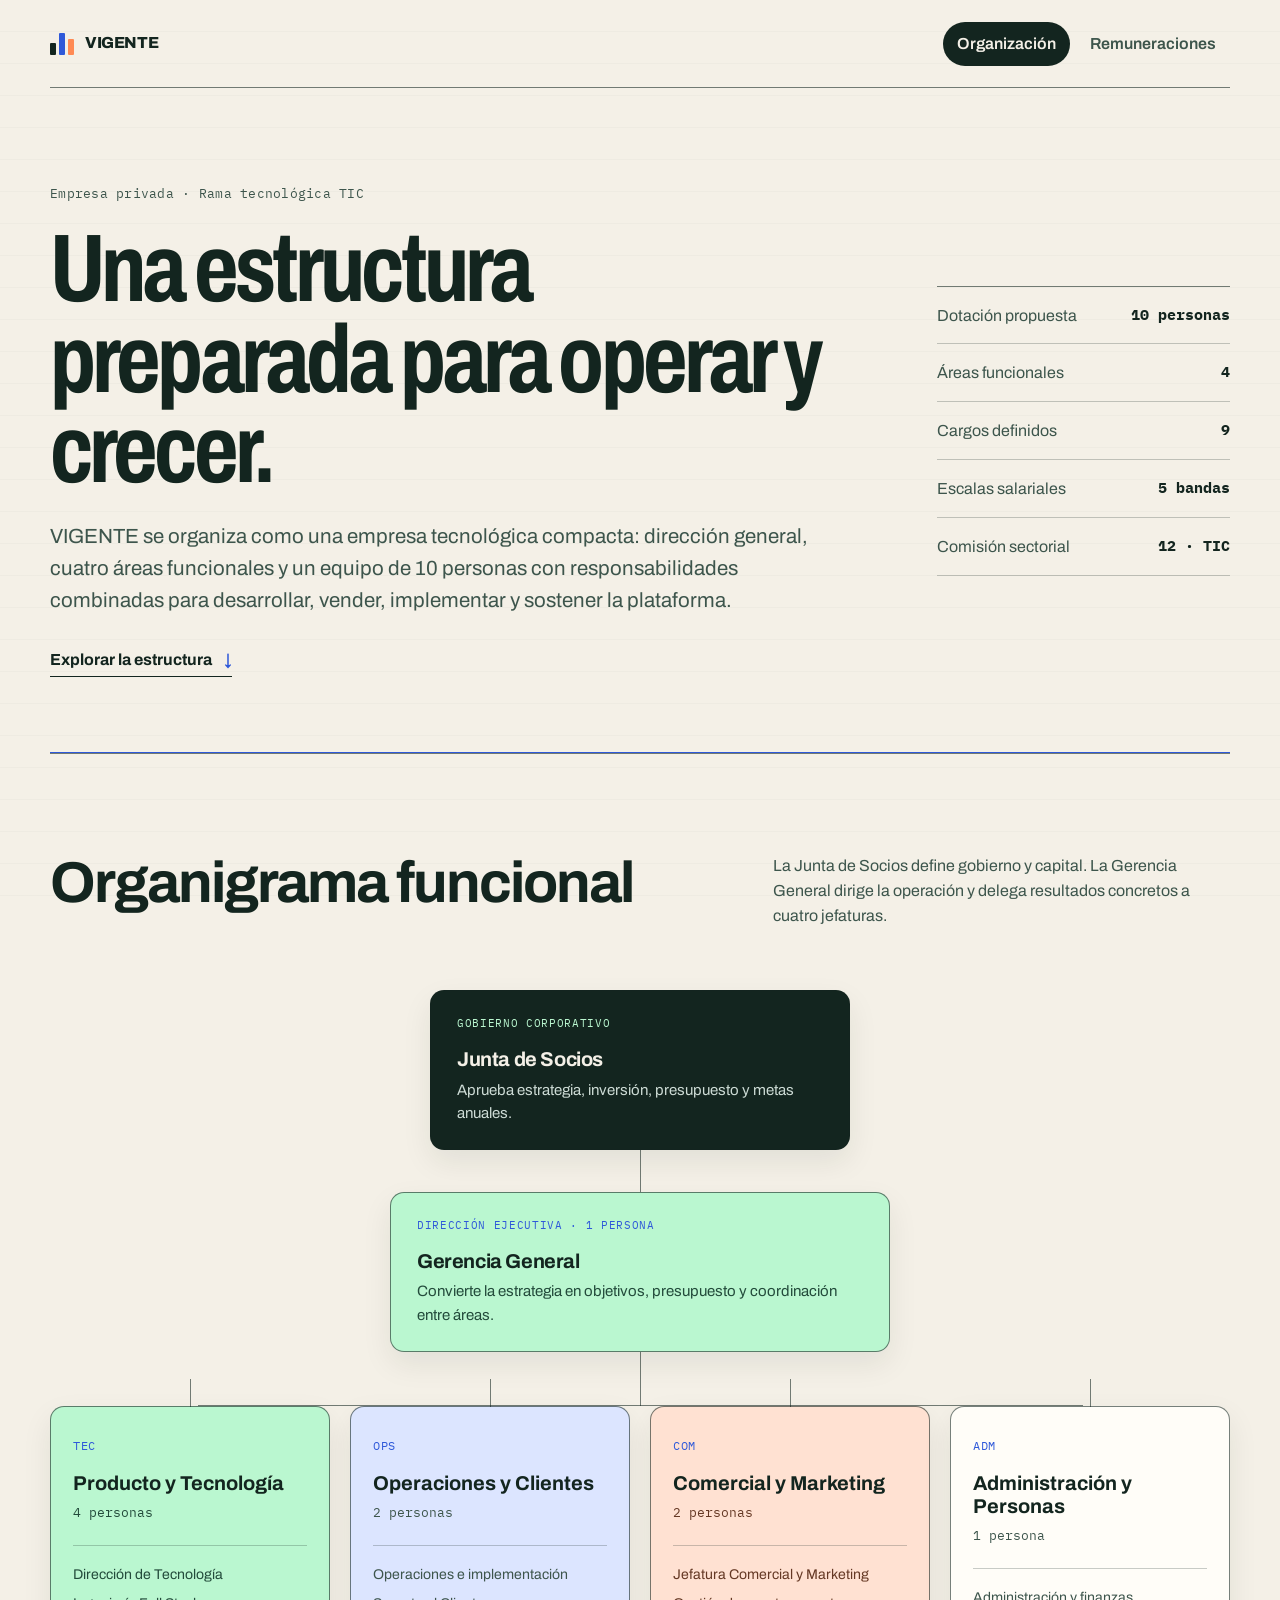
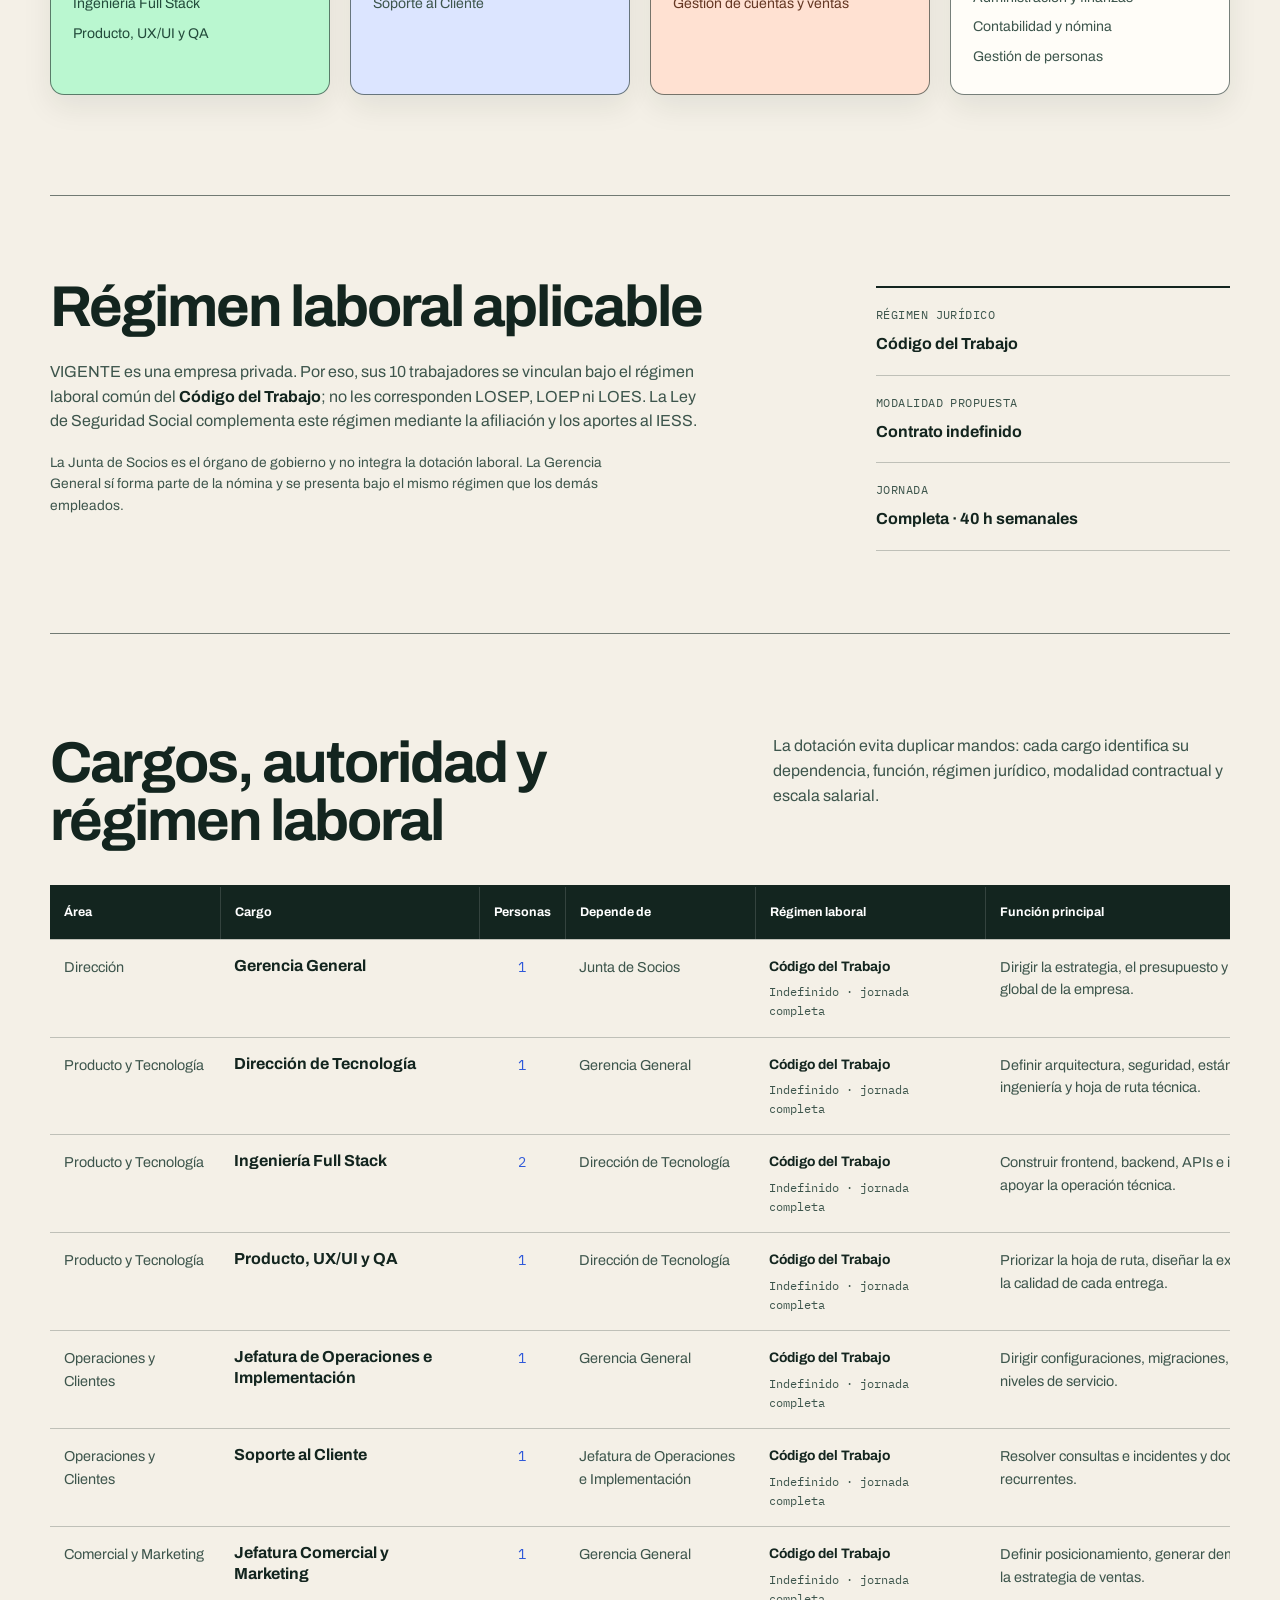
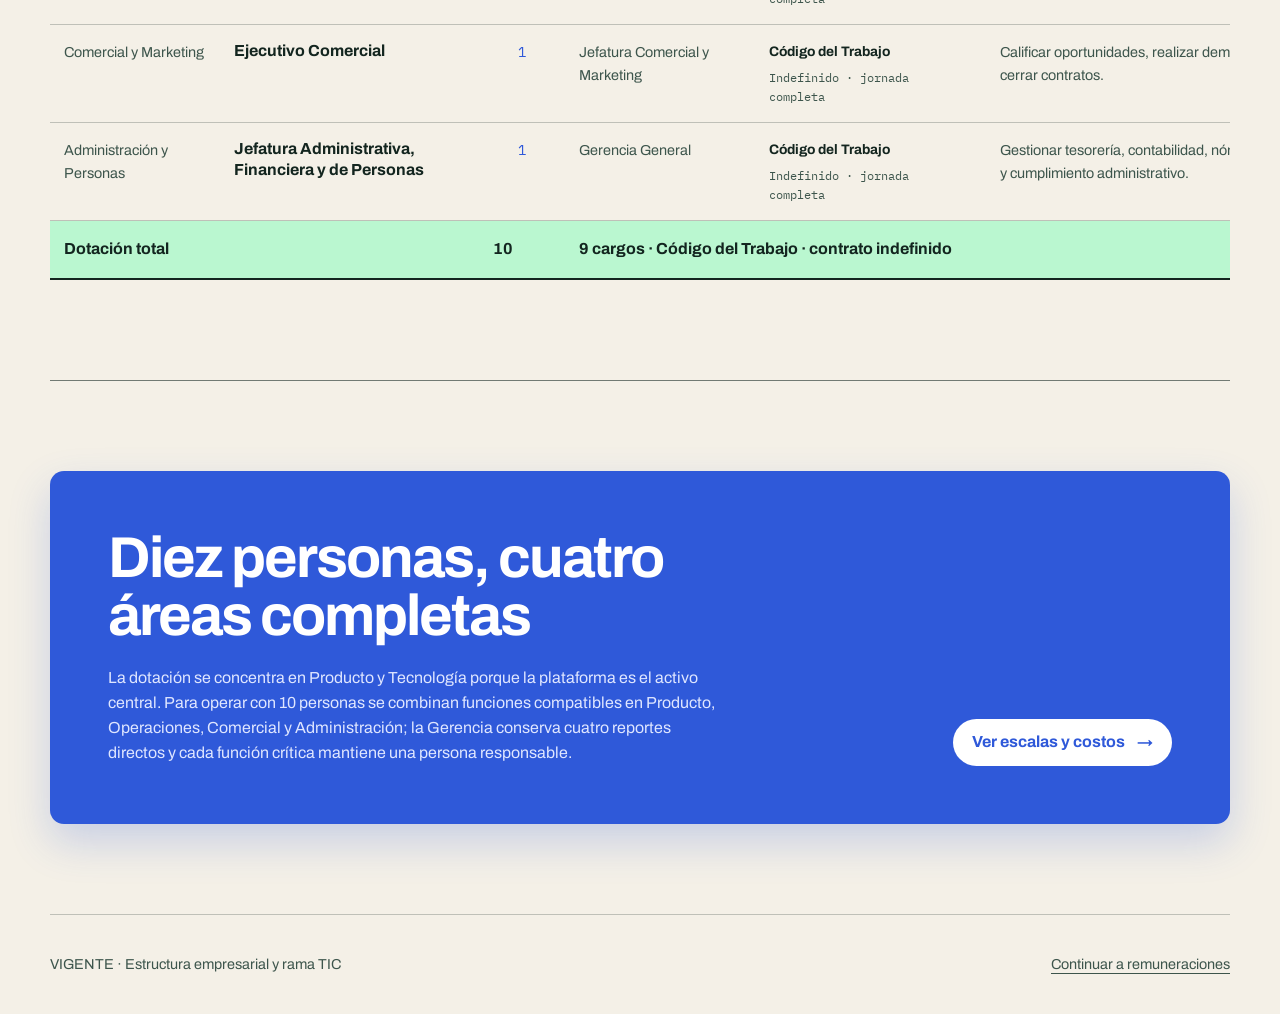
<file: index.html>
<!doctype html>
<html lang="es">
<head>
  <meta charset="utf-8">
  <meta name="viewport" content="width=device-width, initial-scale=1">
  <meta name="description" content="Organigrama funcional de VIGENTE como empresa de software estructurada, con áreas, cargos, dependencia y dotación.">
  <title>VIGENTE | Estructura organizacional</title>
  <link rel="preconnect" href="https://fonts.googleapis.com">
  <link rel="preconnect" href="https://fonts.gstatic.com" crossorigin>
  <link href="https://fonts.googleapis.com/css2?family=Archivo:wdth,wght@75..125,400..800&family=IBM+Plex+Mono:wght@400;500&display=swap" rel="stylesheet">
  <link rel="stylesheet" href="styles.css">
  <script src="app.js" defer></script>
</head>
<body data-page="organigrama">
  <a class="skip-link" href="#contenido">Saltar al contenido</a>
  <header class="site-header">
    <a class="brand" href="index.html" aria-label="VIGENTE, inicio"><span class="brand-mark" aria-hidden="true"><i></i><i></i><i></i></span><span>VIGENTE</span></a>
    <nav class="site-nav" aria-label="Navegación principal"><a href="index.html" aria-current="page">Organización</a><a href="remuneraciones.html">Remuneraciones</a></nav>
  </header>

  <main id="contenido">
    <section class="hero hero-org" aria-labelledby="titulo-principal">
      <div class="hero-copy">
        <p class="context-line">Empresa privada · Rama tecnológica TIC</p>
        <h1 id="titulo-principal">Una estructura preparada para operar y crecer.</h1>
        <p class="lead">VIGENTE se organiza como una empresa tecnológica compacta: dirección general, cuatro áreas funcionales y un equipo de 10 personas con responsabilidades combinadas para desarrollar, vender, implementar y sostener la plataforma.</p>
        <a class="text-link" href="#estructura">Explorar la estructura <span aria-hidden="true">↓</span></a>
      </div>
      <div class="hero-ledger" aria-label="Resumen de estructura">
        <div><span>Dotación propuesta</span><strong>10 personas</strong></div>
        <div><span>Áreas funcionales</span><strong>4</strong></div>
        <div><span>Cargos definidos</span><strong>9</strong></div>
        <div><span>Escalas salariales</span><strong>5 bandas</strong></div>
        <div><span>Comisión sectorial</span><strong>12 · TIC</strong></div>
      </div>
    </section>

    <section class="section-block" id="estructura" aria-labelledby="titulo-estructura">
      <div class="section-heading"><h2 id="titulo-estructura">Organigrama funcional</h2><p>La Junta de Socios define gobierno y capital. La Gerencia General dirige la operación y delega resultados concretos a cuatro jefaturas.</p></div>
      <div class="company-org" aria-label="Junta de Socios, Gerencia General y cuatro áreas funcionales">
        <article class="org-node org-board"><span class="node-type">Gobierno corporativo</span><h3>Junta de Socios</h3><p>Aprueba estrategia, inversión, presupuesto y metas anuales.</p></article>
        <div class="org-spine" aria-hidden="true"></div>
        <article class="org-node org-ceo"><span class="node-type">Dirección ejecutiva · 1 persona</span><h3>Gerencia General</h3><p>Convierte la estrategia en objetivos, presupuesto y coordinación entre áreas.</p></article>
        <div class="org-spine org-spine-short" aria-hidden="true"></div>
        <div class="department-grid">
          <article class="department-node tech"><span class="department-code">TEC</span><h3>Producto y Tecnología</h3><p class="department-count">4 personas</p><ul><li>Dirección de Tecnología</li><li>Ingeniería Full Stack</li><li>Producto, UX/UI y QA</li></ul></article>
          <article class="department-node operations"><span class="department-code">OPS</span><h3>Operaciones y Clientes</h3><p class="department-count">2 personas</p><ul><li>Operaciones e implementación</li><li>Soporte al Cliente</li></ul></article>
          <article class="department-node sales"><span class="department-code">COM</span><h3>Comercial y Marketing</h3><p class="department-count">2 personas</p><ul><li>Jefatura Comercial y Marketing</li><li>Gestión de cuentas y ventas</li></ul></article>
          <article class="department-node admin"><span class="department-code">ADM</span><h3>Administración y Personas</h3><p class="department-count">1 persona</p><ul><li>Administración y finanzas</li><li>Contabilidad y nómina</li><li>Gestión de personas</li></ul></article>
        </div>
      </div>
    </section>

    <section class="regime-strip" aria-labelledby="titulo-regimen">
      <div><h2 id="titulo-regimen">Régimen laboral aplicable</h2><p>VIGENTE es una empresa privada. Por eso, sus 10 trabajadores se vinculan bajo el régimen laboral común del <strong>Código del Trabajo</strong>; no les corresponden LOSEP, LOEP ni LOES. La Ley de Seguridad Social complementa este régimen mediante la afiliación y los aportes al IESS.</p><p class="regime-caveat">La Junta de Socios es el órgano de gobierno y no integra la dotación laboral. La Gerencia General sí forma parte de la nómina y se presenta bajo el mismo régimen que los demás empleados.</p></div>
      <dl><div><dt>Régimen jurídico</dt><dd>Código del Trabajo</dd></div><div><dt>Modalidad propuesta</dt><dd>Contrato indefinido</dd></div><div><dt>Jornada</dt><dd>Completa · 40 h semanales</dd></div></dl>
    </section>

    <section class="section-block role-section" aria-labelledby="titulo-cargos">
      <div class="section-heading compact-heading"><h2 id="titulo-cargos">Cargos, autoridad y régimen laboral</h2><p>La dotación evita duplicar mandos: cada cargo identifica su dependencia, función, régimen jurídico, modalidad contractual y escala salarial.</p></div>
      <div class="role-table-wrap" tabindex="0" role="region" aria-label="Detalle de cargos y funciones; desplácese horizontalmente en pantallas pequeñas">
        <p class="mobile-scroll-hint">Deslice horizontalmente para consultar todas las columnas. El área permanece visible.</p>
        <table class="role-matrix">
          <thead><tr><th scope="col">Área</th><th scope="col">Cargo</th><th scope="col">Personas</th><th scope="col">Depende de</th><th scope="col">Régimen laboral</th><th scope="col">Función principal</th><th scope="col">Escala</th></tr></thead>
          <tbody>
            <tr><td>Dirección</td><th scope="row">Gerencia General</th><td>1</td><td>Junta de Socios</td><td class="regime-cell"><strong>Código del Trabajo</strong><small>Indefinido · jornada completa</small></td><td>Dirigir la estrategia, el presupuesto y el cumplimiento global de la empresa.</td><td>E</td></tr>
            <tr><td>Producto y Tecnología</td><th scope="row">Dirección de Tecnología</th><td>1</td><td>Gerencia General</td><td class="regime-cell"><strong>Código del Trabajo</strong><small>Indefinido · jornada completa</small></td><td>Definir arquitectura, seguridad, estándares de ingeniería y hoja de ruta técnica.</td><td>L3</td></tr>
            <tr><td>Producto y Tecnología</td><th scope="row">Ingeniería Full Stack</th><td>2</td><td>Dirección de Tecnología</td><td class="regime-cell"><strong>Código del Trabajo</strong><small>Indefinido · jornada completa</small></td><td>Construir frontend, backend, APIs e integraciones y apoyar la operación técnica.</td><td>L2</td></tr>
            <tr><td>Producto y Tecnología</td><th scope="row">Producto, UX/UI y QA</th><td>1</td><td>Dirección de Tecnología</td><td class="regime-cell"><strong>Código del Trabajo</strong><small>Indefinido · jornada completa</small></td><td>Priorizar la hoja de ruta, diseñar la experiencia y validar la calidad de cada entrega.</td><td>L2</td></tr>
            <tr><td>Operaciones y Clientes</td><th scope="row">Jefatura de Operaciones e Implementación</th><td>1</td><td>Gerencia General</td><td class="regime-cell"><strong>Código del Trabajo</strong><small>Indefinido · jornada completa</small></td><td>Dirigir configuraciones, migraciones, capacitación y niveles de servicio.</td><td>L2</td></tr>
            <tr><td>Operaciones y Clientes</td><th scope="row">Soporte al Cliente</th><td>1</td><td>Jefatura de Operaciones e Implementación</td><td class="regime-cell"><strong>Código del Trabajo</strong><small>Indefinido · jornada completa</small></td><td>Resolver consultas e incidentes y documentar causas recurrentes.</td><td>O</td></tr>
            <tr><td>Comercial y Marketing</td><th scope="row">Jefatura Comercial y Marketing</th><td>1</td><td>Gerencia General</td><td class="regime-cell"><strong>Código del Trabajo</strong><small>Indefinido · jornada completa</small></td><td>Definir posicionamiento, generar demanda y coordinar la estrategia de ventas.</td><td>L2</td></tr>
            <tr><td>Comercial y Marketing</td><th scope="row">Ejecutivo Comercial</th><td>1</td><td>Jefatura Comercial y Marketing</td><td class="regime-cell"><strong>Código del Trabajo</strong><small>Indefinido · jornada completa</small></td><td>Calificar oportunidades, realizar demostraciones y cerrar contratos.</td><td>L1</td></tr>
            <tr><td>Administración y Personas</td><th scope="row">Jefatura Administrativa, Financiera y de Personas</th><td>1</td><td>Gerencia General</td><td class="regime-cell"><strong>Código del Trabajo</strong><small>Indefinido · jornada completa</small></td><td>Gestionar tesorería, contabilidad, nómina, contratación y cumplimiento administrativo.</td><td>L2</td></tr>
          </tbody>
          <tfoot><tr><th colspan="2">Dotación total</th><td>10</td><td colspan="4">9 cargos · Código del Trabajo · contrato indefinido</td></tr></tfoot>
        </table>
      </div>
    </section>

    <section class="decision-strip" aria-labelledby="titulo-decision"><div><h2 id="titulo-decision">Diez personas, cuatro áreas completas</h2><p>La dotación se concentra en Producto y Tecnología porque la plataforma es el activo central. Para operar con 10 personas se combinan funciones compatibles en Producto, Operaciones, Comercial y Administración; la Gerencia conserva cuatro reportes directos y cada función crítica mantiene una persona responsable.</p></div><a class="button-link" href="remuneraciones.html">Ver escalas y costos <span aria-hidden="true">→</span></a></section>
  </main>
  <footer class="site-footer"><span>VIGENTE · Estructura empresarial y rama TIC</span><a href="remuneraciones.html">Continuar a remuneraciones</a></footer>
</body>
</html>
</file>
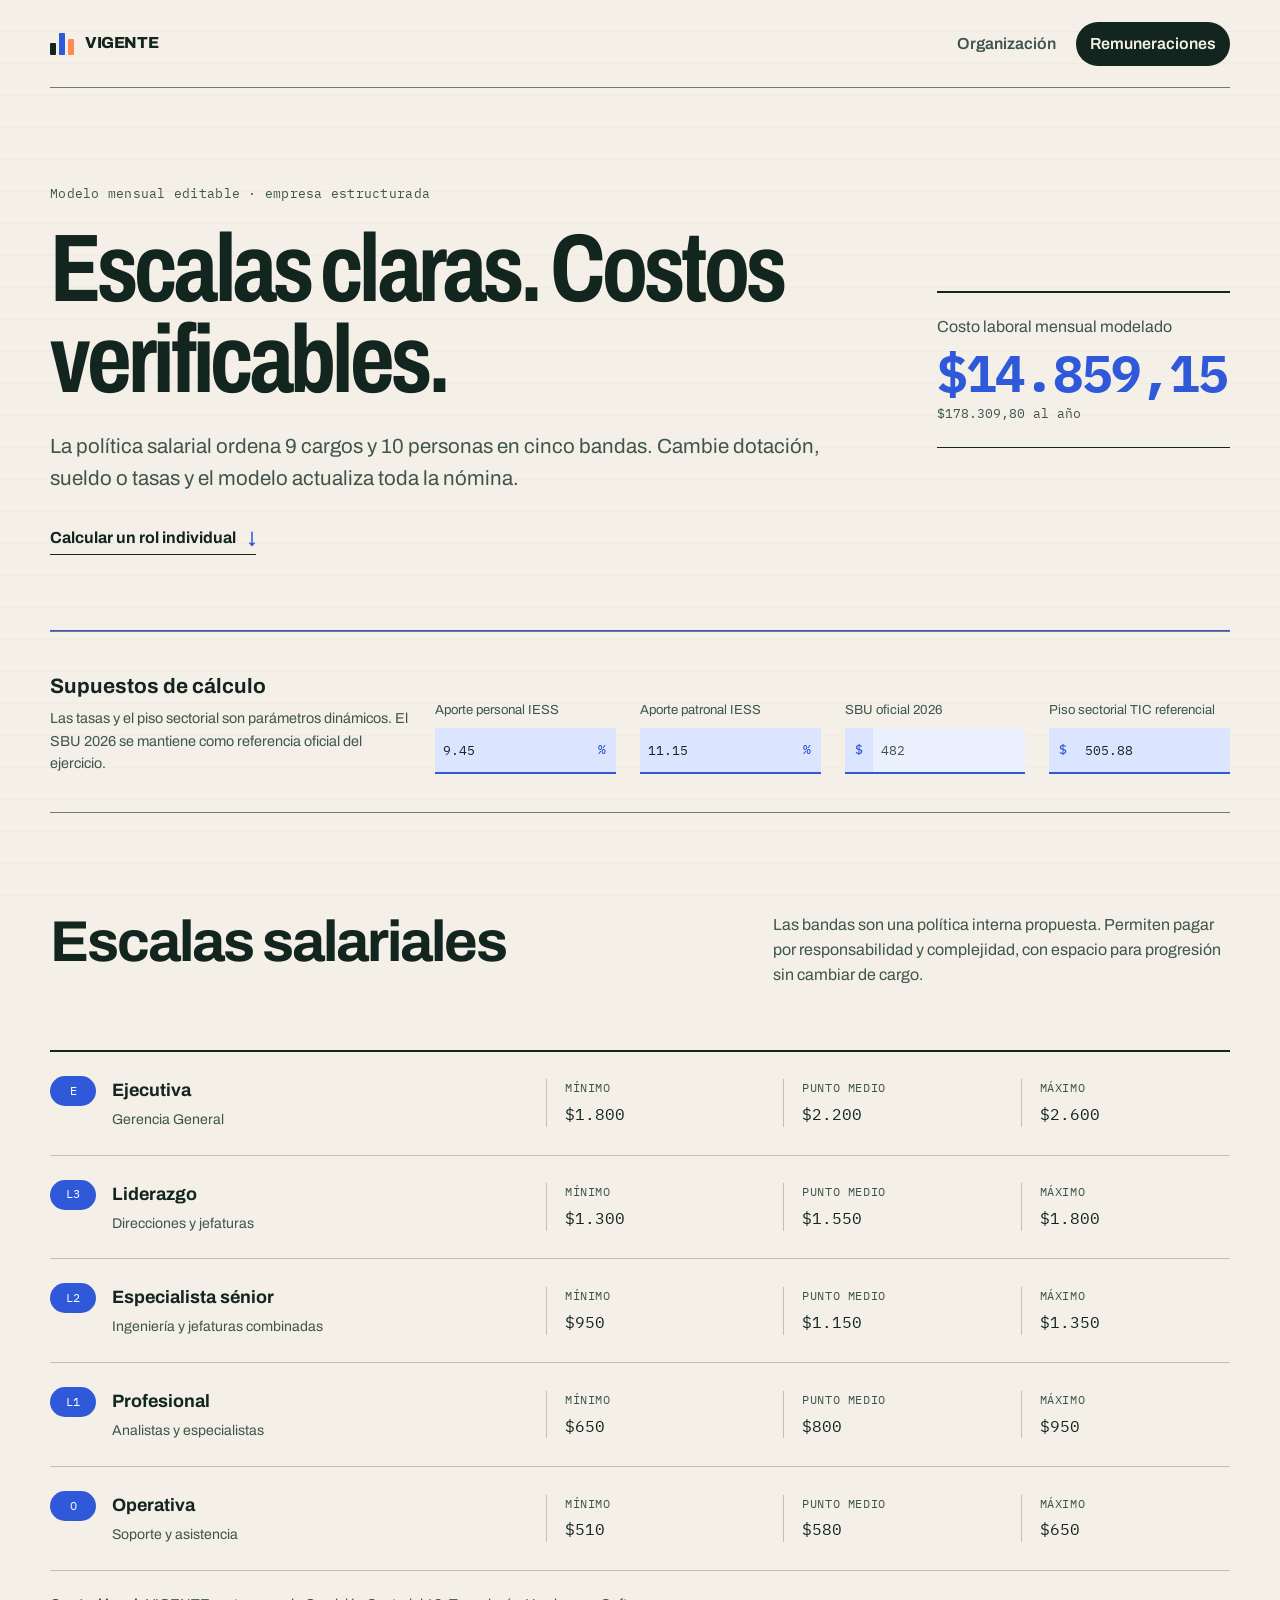
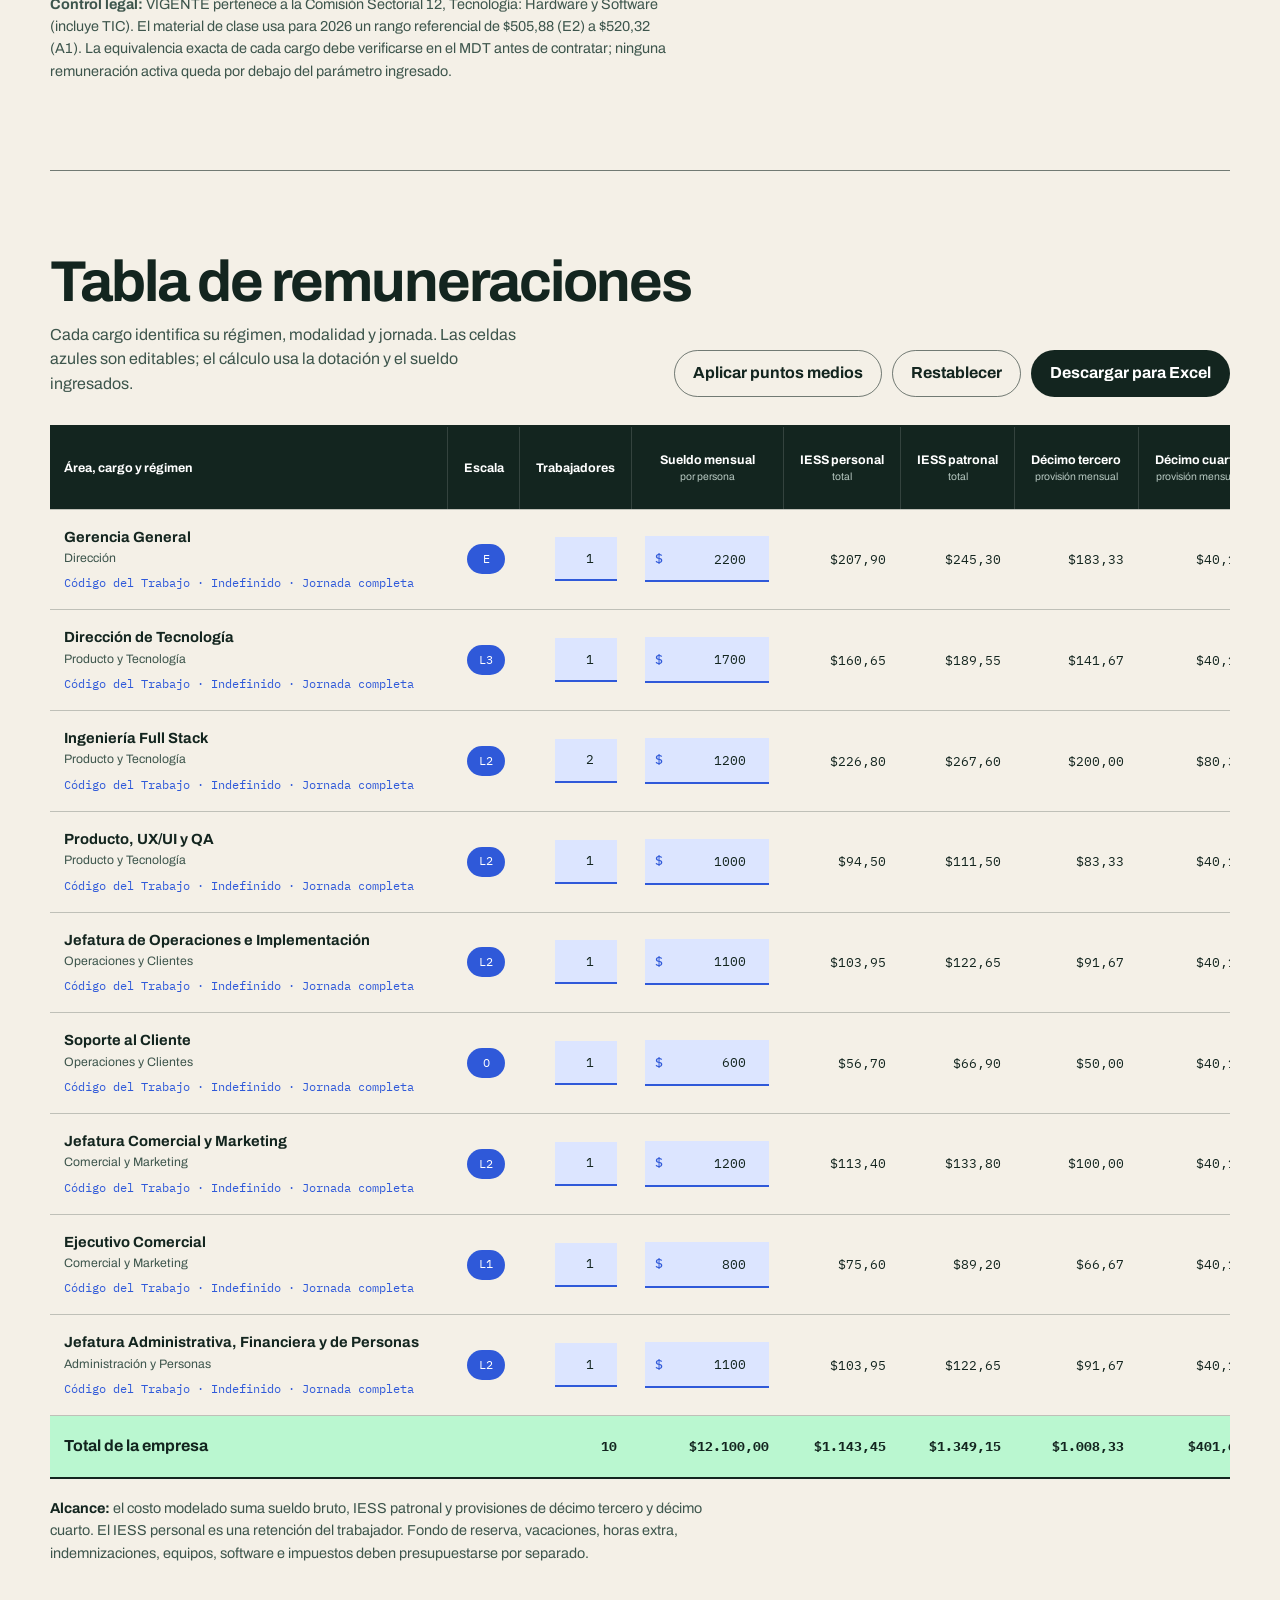
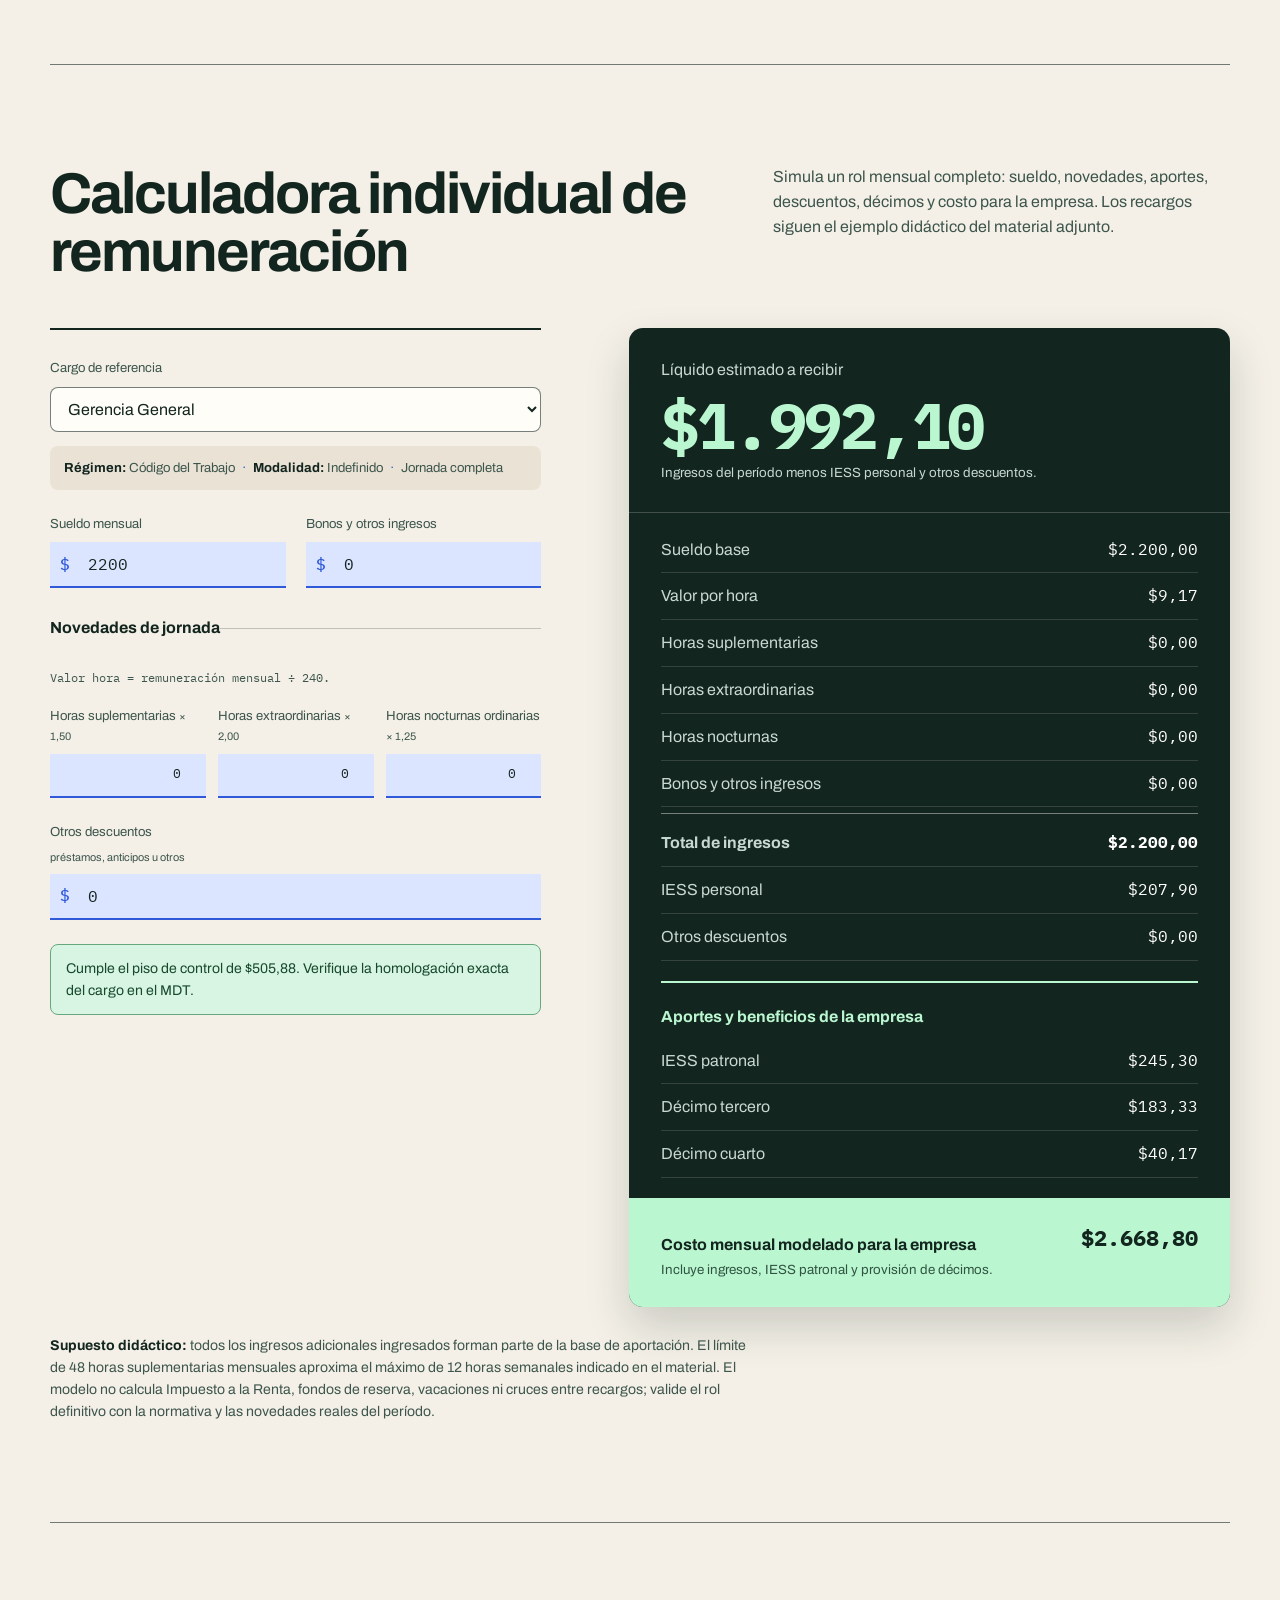
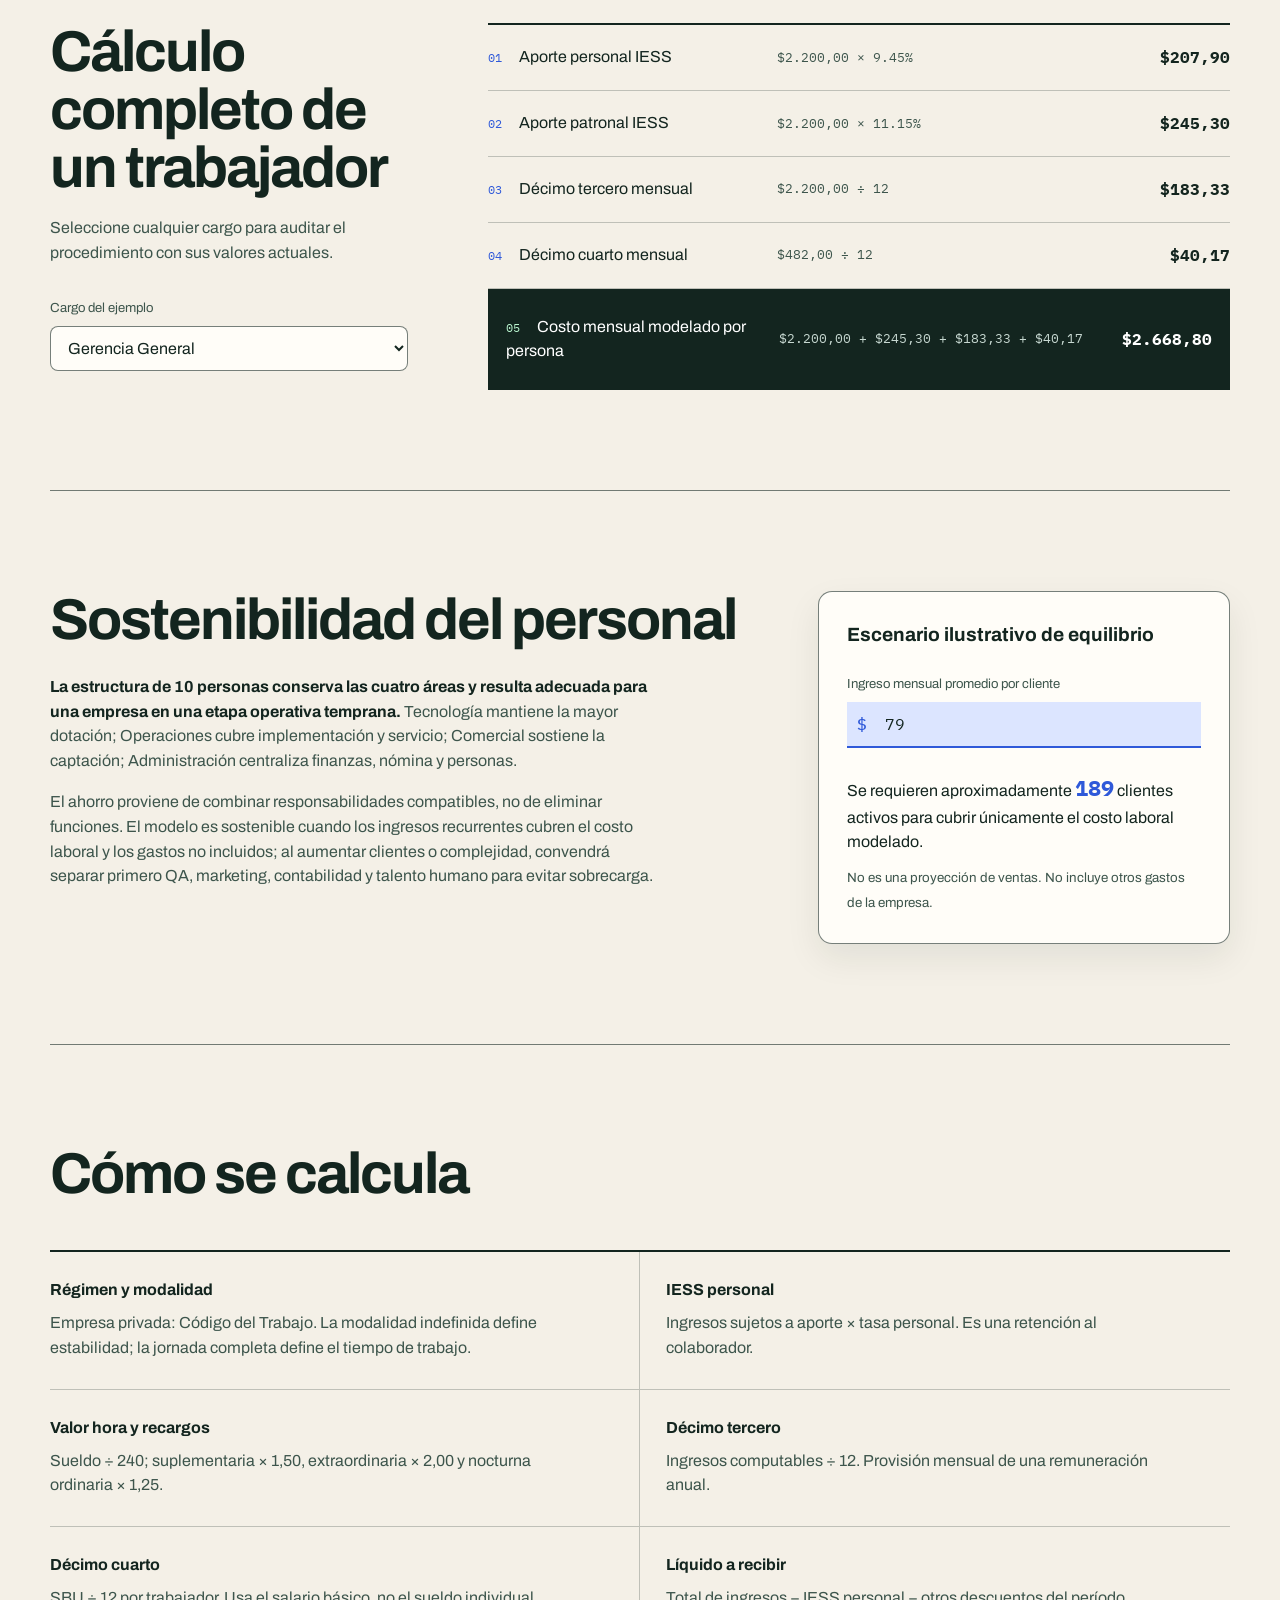
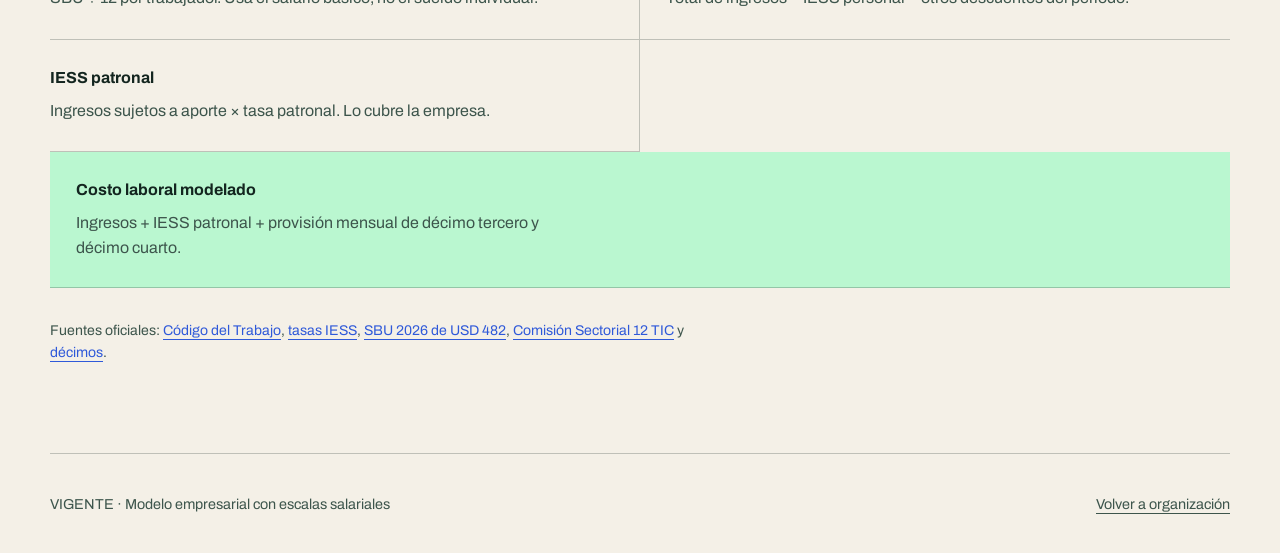
<file: remuneraciones.html>
<!doctype html>
<html lang="es">
<head>
  <meta charset="utf-8">
  <meta name="viewport" content="width=device-width, initial-scale=1">
  <meta name="description" content="Escalas salariales y tabla automatizada de remuneraciones de VIGENTE con IESS, décimos y costo laboral modelado.">
  <title>VIGENTE | Escalas y remuneraciones</title>
  <link rel="preconnect" href="https://fonts.googleapis.com">
  <link rel="preconnect" href="https://fonts.gstatic.com" crossorigin>
  <link href="https://fonts.googleapis.com/css2?family=Archivo:wdth,wght@75..125,400..800&family=IBM+Plex+Mono:wght@400;500&display=swap" rel="stylesheet">
  <link rel="stylesheet" href="styles.css">
  <script src="app.js" defer></script>
</head>
<body data-page="remuneraciones">
  <a class="skip-link" href="#contenido">Saltar al contenido</a>
  <header class="site-header">
    <a class="brand" href="index.html" aria-label="VIGENTE, inicio"><span class="brand-mark" aria-hidden="true"><i></i><i></i><i></i></span><span>VIGENTE</span></a>
    <nav class="site-nav" aria-label="Navegación principal"><a href="index.html">Organización</a><a href="remuneraciones.html" aria-current="page">Remuneraciones</a></nav>
  </header>

  <main id="contenido">
    <section class="payroll-intro" aria-labelledby="titulo-principal">
      <div><p class="context-line">Modelo mensual editable · empresa estructurada</p><h1 id="titulo-principal">Escalas claras. Costos verificables.</h1><p class="lead">La política salarial ordena 9 cargos y 10 personas en cinco bandas. Cambie dotación, sueldo o tasas y el modelo actualiza toda la nómina.</p><a class="text-link" href="#calculadora-individual">Calcular un rol individual <span aria-hidden="true">↓</span></a></div>
      <aside class="total-display" aria-live="polite"><span>Costo laboral mensual modelado</span><strong id="grand-total">$0,00</strong><small id="annual-total">$0,00 al año</small></aside>
    </section>

    <section class="assumptions" aria-labelledby="titulo-supuestos">
      <div class="assumption-heading"><h2 id="titulo-supuestos">Supuestos de cálculo</h2><p>Las tasas y el piso sectorial son parámetros dinámicos. El SBU 2026 se mantiene como referencia oficial del ejercicio.</p></div>
      <label><span>Aporte personal IESS</span><span class="input-unit"><input id="rate-personal" type="number" min="0" max="100" step="0.01" value="9.45" data-default="9.45" inputmode="decimal"><b>%</b></span></label>
      <label><span>Aporte patronal IESS</span><span class="input-unit"><input id="rate-employer" type="number" min="0" max="100" step="0.01" value="11.15" data-default="11.15" inputmode="decimal"><b>%</b></span></label>
      <label><span>SBU oficial 2026</span><span class="input-unit currency"><b>$</b><input id="sbu" type="number" min="1" max="10000" step="1" value="482" data-default="482" inputmode="decimal" readonly></span></label>
      <label><span>Piso sectorial TIC referencial</span><span class="input-unit currency"><b>$</b><input id="sectoral-floor" type="number" min="1" max="10000" step="0.01" value="505.88" data-default="505.88" inputmode="decimal" aria-describedby="sectoral-help"></span></label>
    </section>

    <section class="section-block salary-scale-section" aria-labelledby="titulo-escalas">
      <div class="section-heading"><h2 id="titulo-escalas">Escalas salariales</h2><p>Las bandas son una política interna propuesta. Permiten pagar por responsabilidad y complejidad, con espacio para progresión sin cambiar de cargo.</p></div>
      <div class="scale-list" aria-label="Cinco bandas salariales mensuales">
        <article data-scale="E"><div><span class="scale-code">E</span><h3>Ejecutiva</h3><p>Gerencia General</p></div><dl><div><dt>Mínimo</dt><dd>$1.800</dd></div><div><dt>Punto medio</dt><dd>$2.200</dd></div><div><dt>Máximo</dt><dd>$2.600</dd></div></dl></article>
        <article data-scale="L3"><div><span class="scale-code">L3</span><h3>Liderazgo</h3><p>Direcciones y jefaturas</p></div><dl><div><dt>Mínimo</dt><dd>$1.300</dd></div><div><dt>Punto medio</dt><dd>$1.550</dd></div><div><dt>Máximo</dt><dd>$1.800</dd></div></dl></article>
        <article data-scale="L2"><div><span class="scale-code">L2</span><h3>Especialista sénior</h3><p>Ingeniería y jefaturas combinadas</p></div><dl><div><dt>Mínimo</dt><dd>$950</dd></div><div><dt>Punto medio</dt><dd>$1.150</dd></div><div><dt>Máximo</dt><dd>$1.350</dd></div></dl></article>
        <article data-scale="L1"><div><span class="scale-code">L1</span><h3>Profesional</h3><p>Analistas y especialistas</p></div><dl><div><dt>Mínimo</dt><dd>$650</dd></div><div><dt>Punto medio</dt><dd>$800</dd></div><div><dt>Máximo</dt><dd>$950</dd></div></dl></article>
        <article data-scale="O"><div><span class="scale-code">O</span><h3>Operativa</h3><p>Soporte y asistencia</p></div><dl><div><dt>Mínimo</dt><dd>$510</dd></div><div><dt>Punto medio</dt><dd>$580</dd></div><div><dt>Máximo</dt><dd>$650</dd></div></dl></article>
      </div>
      <p class="scale-note" id="sectoral-help"><strong>Control legal:</strong> VIGENTE pertenece a la Comisión Sectorial 12, Tecnología: Hardware y Software (incluye TIC). El material de clase usa para 2026 un rango referencial de $505,88 (E2) a $520,32 (A1). La equivalencia exacta de cada cargo debe verificarse en el MDT antes de contratar; ninguna remuneración activa queda por debajo del parámetro ingresado.</p>
    </section>

    <section class="section-block payroll-section" aria-labelledby="titulo-tabla">
      <div class="section-heading table-heading"><div><h2 id="titulo-tabla">Tabla de remuneraciones</h2><p>Cada cargo identifica su régimen, modalidad y jornada. Las celdas azules son editables; el cálculo usa la dotación y el sueldo ingresados.</p></div><div class="table-actions"><button class="button-secondary" id="apply-midpoints" type="button">Aplicar puntos medios</button><button class="button-secondary" id="reset-table" type="button">Restablecer</button><button class="button-primary" id="download-excel" type="button">Descargar para Excel</button></div></div>
      <div id="validation-message" class="validation-message" role="alert" hidden>Hay valores vacíos o fuera de rango. Corrija las celdas marcadas para recuperar los totales.</div>
      <p class="mobile-scroll-hint">Deslice horizontalmente para consultar todas las columnas. La primera columna permanece visible.</p>
      <div class="table-wrap" tabindex="0" role="region" aria-label="Tabla editable de remuneraciones; desplácese horizontalmente en pantallas pequeñas">
        <table class="payroll-table">
          <thead><tr><th scope="col">Área, cargo y régimen</th><th scope="col">Escala</th><th scope="col">Trabajadores</th><th scope="col">Sueldo mensual<br><small>por persona</small></th><th scope="col">IESS personal<br><small>total</small></th><th scope="col">IESS patronal<br><small>total</small></th><th scope="col">Décimo tercero<br><small>provisión mensual</small></th><th scope="col">Décimo cuarto<br><small>provisión mensual</small></th><th scope="col">Costo modelado<br><small>empresa</small></th></tr></thead>
          <tbody id="payroll-body"></tbody>
          <tfoot><tr><th scope="row" colspan="2">Total de la empresa</th><td id="total-workers">—</td><td id="total-salary">—</td><td id="total-personal">—</td><td id="total-employer">—</td><td id="total-thirteenth">—</td><td id="total-fourteenth">—</td><td id="total-cost">—</td></tr></tfoot>
        </table>
      </div>
      <p class="table-note"><strong>Alcance:</strong> el costo modelado suma sueldo bruto, IESS patronal y provisiones de décimo tercero y décimo cuarto. El IESS personal es una retención del trabajador. Fondo de reserva, vacaciones, horas extra, indemnizaciones, equipos, software e impuestos deben presupuestarse por separado.</p>
    </section>

    <section class="section-block individual-calculator" id="calculadora-individual" aria-labelledby="titulo-calculadora">
      <div class="section-heading calculator-heading"><h2 id="titulo-calculadora">Calculadora individual de remuneración</h2><p>Simula un rol mensual completo: sueldo, novedades, aportes, descuentos, décimos y costo para la empresa. Los recargos siguen el ejemplo didáctico del material adjunto.</p></div>
      <div class="calculator-grid">
        <form class="calculator-form" id="individual-calculator" novalidate>
          <div class="calculator-field calculator-field-wide"><label for="individual-role">Cargo de referencia</label><select id="individual-role"></select></div>
          <p class="individual-regime calculator-field-wide" id="individual-regime" aria-live="polite"></p>
          <div class="calculator-field"><label for="individual-salary">Sueldo mensual</label><span class="money-input wide"><b>$</b><input id="individual-salary" type="number" min="1" max="100000" step="0.01" value="2200" data-default="2200" inputmode="decimal"></span></div>
          <div class="calculator-field"><label for="individual-bonus">Bonos y otros ingresos</label><span class="money-input wide"><b>$</b><input id="individual-bonus" type="number" min="0" max="100000" step="0.01" value="0" data-default="0" inputmode="decimal"></span></div>
          <fieldset class="hours-fieldset calculator-field-wide"><legend>Novedades de jornada</legend><p>Valor hora = remuneración mensual ÷ 240.</p><div class="hours-grid">
            <label><span>Horas suplementarias <small>× 1,50</small></span><input id="individual-supp-hours" type="number" min="0" max="48" step="0.5" value="0" data-default="0" inputmode="decimal"></label>
            <label><span>Horas extraordinarias <small>× 2,00</small></span><input id="individual-extra-hours" type="number" min="0" max="200" step="0.5" value="0" data-default="0" inputmode="decimal"></label>
            <label><span>Horas nocturnas ordinarias <small>× 1,25</small></span><input id="individual-night-hours" type="number" min="0" max="240" step="0.5" value="0" data-default="0" inputmode="decimal"></label>
          </div></fieldset>
          <div class="calculator-field calculator-field-wide"><label for="individual-deductions">Otros descuentos <small>préstamos, anticipos u otros</small></label><span class="money-input wide"><b>$</b><input id="individual-deductions" type="number" min="0" max="100000" step="0.01" value="0" data-default="0" inputmode="decimal"></span></div>
          <div class="salary-status" id="individual-status" role="status" aria-live="polite"></div>
        </form>

        <aside class="pay-slip" aria-labelledby="titulo-rol-individual">
          <div class="pay-slip-total"><span id="titulo-rol-individual">Líquido estimado a recibir</span><strong id="individual-net" aria-live="polite">$0,00</strong><small>Ingresos del período menos IESS personal y otros descuentos.</small></div>
          <dl class="pay-slip-lines">
            <div><dt>Sueldo base</dt><dd id="individual-base">—</dd></div>
            <div><dt>Valor por hora</dt><dd id="individual-hour-value">—</dd></div>
            <div><dt>Horas suplementarias</dt><dd id="individual-supp-total">—</dd></div>
            <div><dt>Horas extraordinarias</dt><dd id="individual-extra-total">—</dd></div>
            <div><dt>Horas nocturnas</dt><dd id="individual-night-total">—</dd></div>
            <div><dt>Bonos y otros ingresos</dt><dd id="individual-bonus-total">—</dd></div>
            <div class="pay-slip-subtotal"><dt>Total de ingresos</dt><dd id="individual-gross">—</dd></div>
            <div><dt>IESS personal</dt><dd id="individual-personal">—</dd></div>
            <div><dt>Otros descuentos</dt><dd id="individual-discounts-total">—</dd></div>
          </dl>
          <div class="benefit-annex"><h3>Aportes y beneficios de la empresa</h3><dl><div><dt>IESS patronal</dt><dd id="individual-employer">—</dd></div><div><dt>Décimo tercero</dt><dd id="individual-thirteenth">—</dd></div><div><dt>Décimo cuarto</dt><dd id="individual-fourteenth">—</dd></div></dl></div>
          <div class="employer-cost"><span>Costo mensual modelado para la empresa</span><strong id="individual-employer-cost">—</strong><small>Incluye ingresos, IESS patronal y provisión de décimos.</small></div>
        </aside>
      </div>
      <p class="calculator-note"><strong>Supuesto didáctico:</strong> todos los ingresos adicionales ingresados forman parte de la base de aportación. El límite de 48 horas suplementarias mensuales aproxima el máximo de 12 horas semanales indicado en el material. El modelo no calcula Impuesto a la Renta, fondos de reserva, vacaciones ni cruces entre recargos; valide el rol definitivo con la normativa y las novedades reales del período.</p>
    </section>

    <section class="calculation-section" aria-labelledby="titulo-ejemplo">
      <div class="calculation-copy"><h2 id="titulo-ejemplo">Cálculo completo de un trabajador</h2><p>Seleccione cualquier cargo para auditar el procedimiento con sus valores actuales.</p><label class="select-label" for="example-role">Cargo del ejemplo</label><select id="example-role"></select></div>
      <ol class="formula-stack" id="formula-stack">
        <li><span>Aporte personal IESS</span><code id="formula-personal">—</code><strong id="example-personal">—</strong></li>
        <li><span>Aporte patronal IESS</span><code id="formula-employer">—</code><strong id="example-employer">—</strong></li>
        <li><span>Décimo tercero mensual</span><code id="formula-thirteenth">—</code><strong id="example-thirteenth">—</strong></li>
        <li><span>Décimo cuarto mensual</span><code id="formula-fourteenth">—</code><strong id="example-fourteenth">—</strong></li>
        <li class="formula-total"><span>Costo mensual modelado por persona</span><code id="formula-cost">—</code><strong id="example-cost">—</strong></li>
      </ol>
    </section>

    <section class="sustainability-section" aria-labelledby="titulo-sostenibilidad">
      <div class="sustainability-analysis"><h2 id="titulo-sostenibilidad">Sostenibilidad del personal</h2><p><strong>La estructura de 10 personas conserva las cuatro áreas y resulta adecuada para una empresa en una etapa operativa temprana.</strong> Tecnología mantiene la mayor dotación; Operaciones cubre implementación y servicio; Comercial sostiene la captación; Administración centraliza finanzas, nómina y personas.</p><p>El ahorro proviene de combinar responsabilidades compatibles, no de eliminar funciones. El modelo es sostenible cuando los ingresos recurrentes cubren el costo laboral y los gastos no incluidos; al aumentar clientes o complejidad, convendrá separar primero QA, marketing, contabilidad y talento humano para evitar sobrecarga.</p></div>
      <div class="break-even"><h3>Escenario ilustrativo de equilibrio</h3><label for="revenue-per-client">Ingreso mensual promedio por cliente</label><span class="money-input wide"><b>$</b><input id="revenue-per-client" type="number" min="1" max="1000000" step="1" value="79" data-default="79" inputmode="decimal"></span><p>Se requieren aproximadamente <strong id="clients-needed">—</strong> clientes activos para cubrir únicamente el costo laboral modelado.</p><small>No es una proyección de ventas. No incluye otros gastos de la empresa.</small></div>
    </section>

    <section class="method-section" aria-labelledby="titulo-metodo"><h2 id="titulo-metodo">Cómo se calcula</h2><div class="method-grid"><div><h3>Régimen y modalidad</h3><p>Empresa privada: Código del Trabajo. La modalidad indefinida define estabilidad; la jornada completa define el tiempo de trabajo.</p></div><div><h3>IESS personal</h3><p>Ingresos sujetos a aporte × tasa personal. Es una retención al colaborador.</p></div><div><h3>Valor hora y recargos</h3><p>Sueldo ÷ 240; suplementaria × 1,50, extraordinaria × 2,00 y nocturna ordinaria × 1,25.</p></div><div><h3>Décimo tercero</h3><p>Ingresos computables ÷ 12. Provisión mensual de una remuneración anual.</p></div><div><h3>Décimo cuarto</h3><p>SBU ÷ 12 por trabajador. Usa el salario básico, no el sueldo individual.</p></div><div><h3>Líquido a recibir</h3><p>Total de ingresos − IESS personal − otros descuentos del período.</p></div><div><h3>IESS patronal</h3><p>Ingresos sujetos a aporte × tasa patronal. Lo cubre la empresa.</p></div><div class="method-total"><h3>Costo laboral modelado</h3><p>Ingresos + IESS patronal + provisión mensual de décimo tercero y décimo cuarto.</p></div></div><p class="sources">Fuentes oficiales: <a href="https://www.trabajo.gob.ec/wp-content/uploads/2024/01/CODIGO_DEL_TRABAJO-CT.pdf" target="_blank" rel="noreferrer">Código del Trabajo</a>, <a href="https://www.iess.gob.ec/es/web/guest/preguntas-frecuentes-afiliacion" target="_blank" rel="noreferrer">tasas IESS</a>, <a href="https://www.trabajo.gob.ec/wp-content/uploads/downloads/2026/01/ACUERDO-MINISTERIAL-MDT-2025-195.pdf" target="_blank" rel="noreferrer">SBU 2026 de USD 482</a>, <a href="https://www.trabajo.gob.ec/wp-content/uploads/downloads/2024/12/Anexo-1-Salarios-Minimos-Sectoriales-y-Tarifas-2025-2-1-1.pdf" target="_blank" rel="noreferrer">Comisión Sectorial 12 TIC</a> y <a href="https://www.trabajo.gob.ec/29-cual-es-el-plazo-y-como-se-debe-realizar-la-solicitud-para-la-acumulacion-del-pago-de-la-decima-tercera-y-decima-cuarta-remuneracion/" target="_blank" rel="noreferrer">décimos</a>.</p></section>
  </main>
  <footer class="site-footer"><span>VIGENTE · Modelo empresarial con escalas salariales</span><a href="index.html">Volver a organización</a></footer>
</body>
</html>
</file>
<file: styles.css>
:root {
  --ink: #13251f;
  --ink-soft: #3d554c;
  --paper: #f4f0e7;
  --paper-deep: #e9e2d5;
  --mint: #baf7d0;
  --mint-deep: #7de5a7;
  --blue: #2f59d9;
  --blue-soft: #dce5ff;
  --orange: #ff8a54;
  --line: rgba(19, 37, 31, 0.23);
  --line-strong: rgba(19, 37, 31, 0.58);
  --white: #fffdf8;
  --radius: 14px;
  --page: min(1180px, calc(100% - 40px));
  --display: "Archivo", "Arial Narrow", sans-serif;
  --data: "IBM Plex Mono", Consolas, monospace;
}

* { box-sizing: border-box; }
html { scroll-behavior: smooth; }
body {
  margin: 0;
  color: var(--ink);
  background: var(--paper);
  font-family: var(--display);
  font-size: 16px;
  line-height: 1.55;
  text-rendering: optimizeLegibility;
}
body::before {
  content: "";
  position: fixed;
  inset: 0;
  pointer-events: none;
  z-index: -1;
  background-image: linear-gradient(to bottom, transparent 31px, rgba(19, 37, 31, 0.045) 32px);
  background-size: 100% 32px;
}
::selection { background: var(--blue); color: #fff; }
::-webkit-scrollbar { width: 12px; height: 12px; }
::-webkit-scrollbar-track { background: var(--paper-deep); }
::-webkit-scrollbar-thumb { background: var(--ink-soft); border: 3px solid var(--paper-deep); border-radius: 10px; }
a { color: inherit; text-underline-offset: 4px; text-decoration-thickness: 1px; }
button, input, select { font: inherit; }
button, a, input, select { -webkit-tap-highlight-color: transparent; }
:focus-visible { outline: 3px solid var(--blue); outline-offset: 3px; }

.skip-link {
  position: fixed;
  left: 16px;
  top: 12px;
  z-index: 100;
  background: var(--ink);
  color: #fff;
  padding: 10px 14px;
  transform: translateY(-150%);
}
.skip-link:focus { transform: translateY(0); }

.site-header {
  width: var(--page);
  margin: 0 auto;
  min-height: 88px;
  display: flex;
  align-items: center;
  justify-content: space-between;
  gap: 24px;
  border-bottom: 1px solid var(--line-strong);
}
.brand { display: inline-flex; min-height: 44px; gap: 11px; align-items: center; text-decoration: none; font-weight: 800; letter-spacing: -0.025em; }
.brand-mark { display: grid; grid-template-columns: repeat(3, 6px); gap: 3px; align-items: end; height: 22px; }
.brand-mark i { display: block; width: 6px; background: var(--ink); border-radius: 1px; }
.brand-mark i:nth-child(1) { height: 12px; }
.brand-mark i:nth-child(2) { height: 22px; background: var(--blue); }
.brand-mark i:nth-child(3) { height: 16px; background: var(--orange); }
.site-nav { display: flex; align-items: center; gap: 6px; }
.site-nav a { min-height: 44px; display: inline-flex; align-items: center; text-decoration: none; padding: 9px 14px 8px; border-radius: 999px; color: var(--ink-soft); font-weight: 600; }
.site-nav a[aria-current="page"] { background: var(--ink); color: var(--paper); }
.site-nav a:not([aria-current="page"]):hover { background: var(--paper-deep); color: var(--ink); }

main { width: var(--page); margin: 0 auto; }
.hero, .payroll-intro {
  position: relative;
  display: grid;
  grid-template-columns: minmax(0, 1.45fr) minmax(280px, .55fr);
  gap: clamp(48px, 9vw, 130px);
  align-items: end;
  min-height: 620px;
  padding: 96px 0 76px;
  overflow: hidden;
  border-bottom: 1px solid var(--line-strong);
}
.hero::after, .payroll-intro::after {
  content: "";
  position: absolute;
  left: 0;
  right: 0;
  bottom: 0;
  height: 1px;
  background: var(--blue);
  transform-origin: left;
  animation: scan-in 900ms cubic-bezier(.16, 1, .3, 1) both;
}
@keyframes scan-in { from { transform: scaleX(.03); filter: blur(4px); } to { transform: scaleX(1); filter: blur(0); } }
.context-line { margin: 0 0 20px; color: var(--ink-soft); font-family: var(--data); font-size: .82rem; letter-spacing: .02em; }
h1, h2, h3, p { margin-top: 0; }
h1 { max-width: 880px; margin-bottom: 26px; font-size: clamp(3.3rem, 8vw, 6rem); line-height: .94; letter-spacing: -.04em; font-stretch: condensed; }
.lead { max-width: 66ch; margin-bottom: 32px; font-size: clamp(1.08rem, 2vw, 1.28rem); color: var(--ink-soft); }
.text-link { display: inline-flex; gap: 12px; align-items: center; font-weight: 700; text-decoration: none; border-bottom: 1px solid currentColor; padding-bottom: 3px; }
.text-link span { color: var(--blue); }
.hero-ledger { border-top: 1px solid var(--line-strong); align-self: center; }
.hero-ledger div { display: flex; justify-content: space-between; gap: 24px; padding: 17px 0 15px; border-bottom: 1px solid var(--line); }
.hero-ledger span { color: var(--ink-soft); }
.hero-ledger strong { font-family: var(--data); font-size: .92rem; white-space: nowrap; }

.section-block { padding: 100px 0; border-bottom: 1px solid var(--line-strong); }
.section-heading { display: grid; grid-template-columns: minmax(0, 1fr) minmax(280px, .7fr); gap: 70px; align-items: start; margin-bottom: 62px; }
.section-heading h2, .calculation-section h2, .sustainability-section h2, .method-section h2, .decision-strip h2, .individual-calculator h2, .regime-strip h2 { font-size: clamp(2.2rem, 4.5vw, 4rem); line-height: 1; letter-spacing: -.035em; margin-bottom: 0; }
.section-heading p { max-width: 52ch; color: var(--ink-soft); margin-bottom: 0; }

.org-chart { width: min(980px, 100%); margin: 0 auto; }
.company-org { width: 100%; margin: 0 auto; }
.org-node { position: relative; padding: 24px 26px; background: var(--white); border: 1px solid var(--line-strong); border-radius: var(--radius); box-shadow: 0 12px 30px rgba(19, 37, 31, .08); }
.org-node h3 { font-size: 1.25rem; line-height: 1.14; margin-bottom: 8px; letter-spacing: -.02em; }
.org-node p { color: var(--ink-soft); margin-bottom: 0; font-size: .94rem; }
.node-type { display: block; margin-bottom: 15px; font-family: var(--data); color: var(--blue); font-size: .7rem; text-transform: uppercase; letter-spacing: .06em; }
.org-board { width: min(420px, 100%); margin: 0 auto; color: var(--paper); background: var(--ink); }
.org-board p { color: #cddbd5; }
.org-board .node-type { color: var(--mint); }
.org-spine { width: 1px; height: 42px; margin: 0 auto; background: var(--line-strong); }
.org-spine-short { height: 54px; }
.org-ceo { width: min(500px, 100%); margin: 0 auto; background: var(--mint); }
.org-ceo p, .department-node.tech p, .department-node.tech ul { color: #234b3b; }
.department-grid { position: relative; display: grid; grid-template-columns: repeat(4, minmax(0, 1fr)); gap: 20px; }
.department-grid::before { content: ""; position: absolute; left: 12.5%; right: 12.5%; top: -1px; border-top: 1px solid var(--line-strong); }
.department-node { position: relative; min-height: 270px; padding: 26px 22px; background: var(--white); border: 1px solid var(--line-strong); border-radius: var(--radius); box-shadow: 0 12px 30px rgba(19, 37, 31, .08); }
.department-node::before { content: ""; position: absolute; width: 1px; height: 28px; left: 50%; top: -28px; background: var(--line-strong); }
.department-node h3 { font-size: 1.25rem; line-height: 1.15; margin: 14px 0 8px; }
.department-code { font-family: var(--data); font-size: .72rem; color: var(--blue); letter-spacing: .06em; }
.department-count { color: var(--ink-soft); font-family: var(--data); font-size: .8rem; }
.department-node ul { margin: 22px 0 0; padding: 18px 0 0; list-style: none; border-top: 1px solid var(--line); color: var(--ink-soft); font-size: .88rem; }
.department-node li + li { margin-top: 8px; }
.department-node.tech { background: var(--mint); }
.department-node.operations { background: var(--blue-soft); }
.department-node.sales { background: #ffe1d2; }
.department-node.sales p, .department-node.sales ul { color: #653824; }
.org-branches { height: 54px; width: 50%; margin: 0 auto; border-left: 1px solid var(--line-strong); border-right: 1px solid var(--line-strong); border-top: 1px solid var(--line-strong); position: relative; }
.org-branches::before { content: ""; position: absolute; top: -55px; left: 50%; height: 55px; border-left: 1px solid var(--line-strong); }
.org-directors { display: grid; grid-template-columns: 1fr 1fr; gap: 70px; }
.org-lane { min-width: 0; }
.org-primary { min-height: 182px; background: var(--mint); }
.org-drop { height: 48px; border-left: 1px solid var(--line-strong); margin-left: 50%; }
.org-support { min-height: 182px; }

.compact-heading { margin-bottom: 36px; }
.role-list { border-top: 2px solid var(--ink); }
.role-table-wrap { overflow-x: auto; border-top: 2px solid var(--ink); border-bottom: 2px solid var(--ink); }
.role-matrix { width: 100%; min-width: 1380px; border-collapse: collapse; }
.role-matrix th, .role-matrix td { padding: 16px 14px; text-align: left; border-bottom: 1px solid var(--line); vertical-align: top; }
.role-matrix thead th { background: var(--ink); color: #fff; font-size: .78rem; text-align: center; border-right: 1px solid rgba(255,255,255,.14); }
.role-matrix thead th:nth-child(1), .role-matrix thead th:nth-child(2), .role-matrix thead th:nth-child(4), .role-matrix thead th:nth-child(5), .role-matrix thead th:nth-child(6) { text-align: left; }
.role-matrix tbody th { min-width: 210px; line-height: 1.3; }
.role-matrix tbody td { color: var(--ink-soft); font-size: .9rem; }
.role-matrix tbody td:nth-child(1) { width: 170px; }
.role-matrix tbody td:nth-child(3), .role-matrix tbody td:nth-child(7) { text-align: center; font-family: var(--data); color: var(--blue); }
.role-matrix tbody td:nth-child(4) { width: 190px; }
.role-matrix tbody td:nth-child(5) { min-width: 230px; }
.role-matrix tbody td:nth-child(6) { min-width: 310px; }
.regime-cell strong, .regime-cell small { display: block; }
.regime-cell strong { color: var(--ink); font-size: .86rem; }
.regime-cell small { margin-top: 6px; color: var(--ink-soft); font-family: var(--data); font-size: .76rem; }
.role-matrix tfoot th, .role-matrix tfoot td { background: var(--mint); border-bottom: 0; font-weight: 700; color: var(--ink); }
.role-row { display: grid; grid-template-columns: 54px minmax(220px, .8fr) minmax(0, 1.7fr); gap: 28px; padding: 30px 0 34px; border-bottom: 1px solid var(--line); }
.role-index { font-family: var(--data); color: var(--blue); font-size: .78rem; padding-top: 3px; }
.role-title h3 { font-size: 1.15rem; line-height: 1.2; margin-bottom: 6px; }
.role-title p { color: var(--ink-soft); font-size: .88rem; margin: 0; }
.role-row dl { display: grid; grid-template-columns: 110px 190px minmax(260px, 1fr); gap: 24px; margin: 0; }
.role-row dl div { min-width: 0; }
.role-row dt { color: var(--ink-soft); font-family: var(--data); font-size: .68rem; text-transform: uppercase; letter-spacing: .05em; margin-bottom: 7px; }
.role-row dd { margin: 0; line-height: 1.45; }

.regime-strip { display: grid; grid-template-columns: minmax(0, 1.35fr) minmax(320px, .65fr); gap: clamp(46px, 7vw, 92px); padding: 82px 0; border-bottom: 1px solid var(--line-strong); }
.regime-strip h2 { margin-bottom: 24px; }
.regime-strip p { max-width: 72ch; color: var(--ink-soft); }
.regime-strip p strong { color: var(--ink); }
.regime-strip .regime-caveat { margin-top: 18px; font-size: .86rem; }
.regime-strip dl { margin: 8px 0 0; border-top: 2px solid var(--ink); }
.regime-strip dl div { padding: 18px 0; border-bottom: 1px solid var(--line); }
.regime-strip dt { color: var(--ink-soft); font-family: var(--data); font-size: .76rem; letter-spacing: .04em; text-transform: uppercase; }
.regime-strip dd { margin: 7px 0 0; font-weight: 700; }

.decision-strip { margin: 90px 0; padding: clamp(34px, 5vw, 58px); display: grid; grid-template-columns: minmax(0, 1.6fr) auto; gap: 54px; align-items: end; background: var(--blue); color: #fff; border-radius: var(--radius); box-shadow: 0 18px 42px rgba(47, 89, 217, .22); }
.decision-strip h2 { max-width: 700px; margin-bottom: 22px; }
.decision-strip p { max-width: 68ch; color: #dfe6ff; margin: 0; }
.button-link, .button-primary, .button-secondary { display: inline-flex; align-items: center; justify-content: center; gap: 12px; min-height: 46px; padding: 10px 18px; border-radius: 999px; border: 1px solid transparent; font-weight: 700; text-decoration: none; cursor: pointer; white-space: nowrap; }
.button-link { background: #fff; color: var(--blue); }
.button-primary { background: var(--ink); color: #fff; }
.button-secondary { background: transparent; color: var(--ink); border-color: var(--line-strong); }
.button-link:hover, .button-primary:hover { background: var(--mint); color: var(--ink); }
.button-secondary:hover { background: var(--paper-deep); }
.button-primary:disabled { cursor: not-allowed; opacity: .48; }

.site-footer { width: var(--page); margin: 0 auto; min-height: 100px; display: flex; align-items: center; justify-content: space-between; gap: 24px; color: var(--ink-soft); font-size: .9rem; border-top: 1px solid var(--line); }

/* Remuneraciones */
.payroll-intro { min-height: 520px; }
.total-display { align-self: center; border-top: 2px solid var(--ink); border-bottom: 1px solid var(--ink); padding: 22px 0 24px; }
.total-display span, .total-display small { display: block; color: var(--ink-soft); }
.total-display strong { display: block; margin: 8px 0 4px; color: var(--blue); font-family: var(--data); font-size: clamp(2.1rem, 4vw, 3.6rem); line-height: 1; letter-spacing: -.04em; font-variant-numeric: tabular-nums; }
.total-display small { font-family: var(--data); }
.assumptions { display: grid; grid-template-columns: minmax(220px, 1.1fr) repeat(4, minmax(135px, .55fr)); gap: 24px; padding: 38px 0; border-bottom: 1px solid var(--line-strong); align-items: end; }
.assumption-heading h2 { font-size: 1.3rem; margin-bottom: 5px; }
.assumption-heading p { color: var(--ink-soft); font-size: .9rem; margin: 0; }
.assumptions label { display: grid; gap: 8px; color: var(--ink-soft); font-size: .82rem; }
.input-unit, .money-input { display: flex; align-items: center; border-bottom: 2px solid var(--blue); background: var(--blue-soft); }
.input-unit input, .money-input input { width: 100%; min-width: 0; border: 0; background: transparent; color: var(--ink); padding: 9px 8px 8px; font-family: var(--data); font-variant-numeric: tabular-nums; }
.input-unit input, .money-input input, .workers-input { min-height: 44px; }
.input-unit input[readonly] { cursor: default; color: var(--ink-soft); background: rgba(255, 255, 255, .42); }
input[aria-invalid="true"] { background: #ffe1dc !important; color: #8a1f16 !important; border-bottom-color: #b52b1f !important; }
.input-unit b, .money-input b { padding: 0 10px; font-weight: 500; color: var(--blue); font-family: var(--data); }
.input-unit.currency input { order: 2; }
.input-unit.currency b { order: 1; }
.payroll-section { padding-top: 82px; }
.salary-scale-section { padding-bottom: 88px; }
.scale-list { border-top: 2px solid var(--ink); }
.scale-list article { display: grid; grid-template-columns: minmax(240px, .8fr) minmax(460px, 1.2fr); gap: 40px; align-items: center; padding: 24px 0; border-bottom: 1px solid var(--line); }
.scale-list article > div:first-child { display: grid; grid-template-columns: 46px 1fr; column-gap: 16px; align-items: center; }
.scale-list h3 { margin: 0; font-size: 1.12rem; }
.scale-list p { grid-column: 2; margin: 3px 0 0; color: var(--ink-soft); font-size: .88rem; }
.scale-code, .band-chip { display: inline-flex; align-items: center; justify-content: center; min-width: 38px; min-height: 30px; padding: 4px 8px; border-radius: 999px; background: var(--blue); color: #fff; font-family: var(--data); font-size: .74rem; }
.scale-list dl { display: grid; grid-template-columns: repeat(3, 1fr); gap: 28px; margin: 0; }
.scale-list dl div { border-left: 1px solid var(--line); padding-left: 18px; }
.scale-list dt { color: var(--ink-soft); font-family: var(--data); font-size: .72rem; text-transform: uppercase; letter-spacing: .05em; }
.scale-list dd { margin: 5px 0 0; font-family: var(--data); font-size: 1rem; }
.scale-note { max-width: 78ch; margin: 22px 0 0; color: var(--ink-soft); font-size: .9rem; }
.table-heading { align-items: end; margin-bottom: 28px; }
.table-heading h2 { margin-bottom: 12px; }
.table-actions { display: flex; justify-content: flex-end; gap: 10px; }
.table-wrap { overflow-x: auto; border-top: 2px solid var(--ink); border-bottom: 2px solid var(--ink); }
.mobile-scroll-hint { display: none; margin: 0 0 12px; color: var(--ink-soft); font-size: .82rem; }
.payroll-table { width: 100%; min-width: 1340px; border-collapse: collapse; font-variant-numeric: tabular-nums; }
.payroll-table th, .payroll-table td { padding: 18px 14px; text-align: right; border-bottom: 1px solid var(--line); vertical-align: middle; }
.payroll-table thead th { height: 82px; background: var(--ink); color: #fff; font-size: .78rem; line-height: 1.3; text-align: center; border-right: 1px solid rgba(255,255,255,.14); }
.payroll-table thead th:first-child { text-align: left; min-width: 260px; }
.payroll-table thead small { color: #b7c8c1; font-weight: 400; }
.payroll-table tbody th { text-align: left; font-size: .92rem; line-height: 1.25; }
.payroll-table tbody th span, .payroll-table tbody th small { display: block; }
.payroll-table tbody th small { color: var(--ink-soft); margin-top: 5px; font-weight: 400; }
.payroll-table tbody th .employment-meta { margin-top: 8px; color: var(--blue); font-family: var(--data); font-size: .76rem; line-height: 1.4; }
.payroll-table td { font-family: var(--data); font-size: .84rem; }
.payroll-table tbody tr:hover { background: rgba(255,255,255,.38); }
.payroll-table input { border: 0; background: transparent; font-family: var(--data); color: var(--ink); text-align: right; }
.workers-input { width: 62px; padding: 9px 8px; background: var(--blue-soft) !important; border-bottom: 2px solid var(--blue) !important; }
.money-input { min-width: 118px; }
.money-input input { max-width: 110px; }
.cost-cell { font-weight: 700; color: var(--blue); background: rgba(220, 229, 255, .55); }
.payroll-table tfoot th, .payroll-table tfoot td { background: var(--mint); border-bottom: 0; font-weight: 700; }
.payroll-table tfoot th { text-align: left; }
.validation-message { margin: 0 0 16px; padding: 13px 16px; color: #7c1f16; background: #ffe1dc; border: 1px solid #cf5549; border-radius: 8px; font-weight: 700; }
.table-note { max-width: 86ch; color: var(--ink-soft); margin: 18px 0 0; font-size: .9rem; }
.table-note strong { color: var(--ink); }

.individual-calculator { padding-top: 100px; }
.calculator-heading { margin-bottom: 48px; }
.calculator-grid { display: grid; grid-template-columns: minmax(0, .9fr) minmax(420px, 1.1fr); gap: clamp(48px, 7vw, 88px); align-items: start; }
.calculator-form { display: grid; grid-template-columns: repeat(2, minmax(0, 1fr)); gap: 24px 20px; padding-top: 28px; border-top: 2px solid var(--ink); }
.calculator-field { display: grid; gap: 8px; min-width: 0; }
.calculator-field-wide { grid-column: 1 / -1; }
.individual-regime { margin: -10px 0 0; padding: 12px 14px; color: var(--ink-soft); background: var(--paper-deep); border-radius: 8px; font-size: .82rem; }
.individual-regime strong { color: var(--ink); }
.individual-regime span { padding: 0 4px; color: var(--blue); }
.calculator-field > label, .hours-grid label { display: grid; gap: 7px; color: var(--ink-soft); font-size: .82rem; }
.calculator-field label small, .hours-grid small { color: var(--ink-soft); font-weight: 400; }
.hours-fieldset { margin: 4px 0 0; padding: 24px 0 0; border: 0; border-top: 1px solid var(--line); }
.hours-fieldset legend { padding: 0; font-weight: 700; }
.hours-fieldset > p { margin: 4px 0 18px; color: var(--ink-soft); font-family: var(--data); font-size: .76rem; }
.hours-grid { display: grid; grid-template-columns: repeat(3, 1fr); gap: 12px; }
.hours-grid input { width: 100%; min-height: 44px; padding: 9px 10px; color: var(--ink); background: var(--blue-soft); border: 0; border-bottom: 2px solid var(--blue); font-family: var(--data); text-align: right; }
.salary-status { grid-column: 1 / -1; min-height: 48px; padding: 13px 15px; border: 1px solid var(--line); border-radius: 8px; color: var(--ink-soft); background: var(--paper-deep); font-size: .88rem; }
.salary-status.is-valid { color: #17492d; background: #d8f5e3; border-color: #66a77e; }
.salary-status.is-warning { color: #7c1f16; background: #ffe1dc; border-color: #cf5549; }
.pay-slip { overflow: hidden; color: #fff; background: var(--ink); border-radius: var(--radius); box-shadow: 0 20px 44px rgba(19, 37, 31, .18); }
.pay-slip-total { padding: 30px 32px 28px; border-bottom: 1px solid rgba(255, 255, 255, .2); }
.pay-slip-total span, .pay-slip-total small { display: block; color: #c7d8d1; }
.pay-slip-total strong { display: block; margin: 10px 0 6px; color: var(--mint); font-family: var(--data); font-size: clamp(2.25rem, 5vw, 4rem); line-height: 1; letter-spacing: -.035em; font-variant-numeric: tabular-nums; }
.pay-slip-lines { margin: 0; padding: 14px 32px 20px; }
.pay-slip-lines div, .benefit-annex dl div { display: flex; align-items: baseline; justify-content: space-between; gap: 24px; padding: 10px 0; border-bottom: 1px solid rgba(255, 255, 255, .14); }
.pay-slip-lines dt, .benefit-annex dt { color: #c7d8d1; }
.pay-slip-lines dd, .benefit-annex dd { margin: 0; font-family: var(--data); font-variant-numeric: tabular-nums; white-space: nowrap; }
.pay-slip-lines .pay-slip-subtotal { margin-top: 6px; padding-top: 16px; border-top: 1px solid rgba(255, 255, 255, .42); font-weight: 700; }
.benefit-annex { margin: 0 32px; padding: 22px 0 20px; border-top: 2px solid var(--mint); }
.benefit-annex h3 { margin-bottom: 8px; color: var(--mint); font-size: 1rem; }
.benefit-annex dl { margin: 0; }
.employer-cost { display: grid; grid-template-columns: minmax(0, 1fr) auto; gap: 5px 24px; align-items: end; padding: 24px 32px 26px; color: var(--ink); background: var(--mint); }
.employer-cost span { font-weight: 700; line-height: 1.25; }
.employer-cost strong { font-family: var(--data); font-size: 1.35rem; font-variant-numeric: tabular-nums; }
.employer-cost small { grid-column: 1 / -1; color: #315442; }
.calculator-note { max-width: 88ch; margin: 28px 0 0; color: var(--ink-soft); font-size: .88rem; }
.calculator-note strong { color: var(--ink); }

.calculation-section { display: grid; grid-template-columns: minmax(250px, .65fr) minmax(0, 1.35fr); gap: 80px; padding: 100px 0; border-bottom: 1px solid var(--line-strong); }
.calculation-copy h2 { margin-bottom: 20px; }
.calculation-copy p { color: var(--ink-soft); }
.select-label { display: block; color: var(--ink-soft); font-size: .82rem; margin: 32px 0 8px; }
select { width: 100%; padding: 12px 42px 12px 13px; color: var(--ink); border: 1px solid var(--line-strong); border-radius: 8px; background: var(--white); }
.formula-stack { list-style: none; margin: 0; padding: 0; counter-reset: formula; border-top: 2px solid var(--ink); }
.formula-stack li { display: grid; grid-template-columns: 1.1fr 1.4fr auto; gap: 22px; align-items: center; padding: 20px 0; border-bottom: 1px solid var(--line); counter-increment: formula; }
.formula-stack li span::before { content: counter(formula, decimal-leading-zero) " "; color: var(--blue); font-family: var(--data); font-size: .72rem; margin-right: 10px; }
.formula-stack code { color: var(--ink-soft); font-family: var(--data); font-size: .8rem; white-space: normal; }
.formula-stack strong { min-width: 90px; text-align: right; font-family: var(--data); font-variant-numeric: tabular-nums; }
.formula-stack .formula-total { padding: 26px 18px; background: var(--ink); color: #fff; border: 0; }
.formula-stack .formula-total code { color: #c7d8d1; }
.formula-stack .formula-total span::before { color: var(--mint); }

.sustainability-section { display: grid; grid-template-columns: minmax(0, 1.25fr) minmax(280px, .75fr); gap: 80px; padding: 100px 0; border-bottom: 1px solid var(--line-strong); }
.sustainability-analysis h2 { margin-bottom: 26px; }
.sustainability-analysis p { max-width: 68ch; color: var(--ink-soft); }
.sustainability-analysis p strong { color: var(--ink); }
.break-even { align-self: start; padding: 28px; border: 1px solid var(--line-strong); border-radius: var(--radius); background: var(--white); box-shadow: 0 14px 34px rgba(19, 37, 31, .08); }
.break-even h3 { font-size: 1.2rem; margin-bottom: 24px; }
.break-even label { display: block; color: var(--ink-soft); font-size: .82rem; margin-bottom: 8px; }
.money-input.wide { width: 100%; }
.money-input.wide input { max-width: none; }
.break-even p { margin: 24px 0 10px; }
.break-even p strong { color: var(--blue); font-family: var(--data); font-size: 1.35rem; }
.break-even small { color: var(--ink-soft); }

.method-section { padding: 100px 0 90px; }
.method-section > h2 { margin-bottom: 48px; }
.method-grid { display: grid; grid-template-columns: repeat(2, 1fr); border-top: 2px solid var(--ink); }
.method-grid > div { padding: 26px 26px 28px 0; border-bottom: 1px solid var(--line); }
.method-grid > div:nth-child(odd) { border-right: 1px solid var(--line); }
.method-grid > div:nth-child(even) { padding-left: 26px; }
.method-grid h3 { font-size: 1rem; margin-bottom: 8px; }
.method-grid p { margin: 0; color: var(--ink-soft); max-width: 55ch; }
.method-grid .method-total { grid-column: 1 / -1; padding-left: 0; border-right: 0; background: var(--mint); padding: 26px; }
.sources { max-width: 82ch; margin: 32px 0 0; color: var(--ink-soft); font-size: .88rem; }
.sources a { color: var(--blue); }

@media (max-width: 980px) {
  :root { --page: min(100% - 32px, 760px); }
  .hero, .payroll-intro { grid-template-columns: 1fr; gap: 54px; min-height: auto; padding: 84px 0 64px; }
  .section-heading, .table-heading, .calculation-section, .sustainability-section, .regime-strip { grid-template-columns: 1fr; gap: 34px; }
  .section-heading { margin-bottom: 44px; }
  .org-directors { gap: 28px; }
  .department-grid { grid-template-columns: 1fr 1fr; gap: 28px; }
  .department-grid::before { display: none; }
  .department-node::before { display: none; }
  .role-row { grid-template-columns: 44px 1fr; }
  .role-row dl { grid-column: 2; grid-template-columns: 110px 1fr; }
  .role-row dl div:last-child { grid-column: 1 / -1; }
  .decision-strip { grid-template-columns: 1fr; }
  .decision-strip .button-link { justify-self: start; }
  .assumptions { grid-template-columns: repeat(2, 1fr); }
  .assumption-heading { grid-column: 1 / -1; }
  .table-actions { justify-content: flex-start; }
  .mobile-scroll-hint { display: block; }
  .role-matrix thead th:first-child, .role-matrix tbody td:first-child, .payroll-table thead th:first-child, .payroll-table tbody th { position: sticky; left: 0; z-index: 2; }
  .role-matrix tbody td:first-child, .payroll-table tbody th { background: var(--paper); }
  .role-matrix thead th:first-child, .payroll-table thead th:first-child { z-index: 3; }
  .payroll-table tbody tr:hover th { background: #eee9df; }
  .calculation-section, .sustainability-section { gap: 50px; }
  .scale-list article { grid-template-columns: 1fr; gap: 18px; }
  .calculator-grid { grid-template-columns: 1fr; gap: 50px; }
}

@media (max-width: 650px) {
  :root { --page: calc(100% - 40px); }
  .site-header { min-height: 112px; align-items: center; flex-wrap: wrap; align-content: center; gap: 10px; padding: 15px 0; }
  .brand { font-size: .9rem; }
  .site-nav { width: 100%; justify-content: flex-start; }
  .site-nav a { padding: 8px 10px; font-size: .82rem; }
  h1 { font-size: clamp(2.75rem, 12vw, 4.2rem); overflow-wrap: anywhere; }
  .lead { max-width: 100%; }
  .hero, .payroll-intro { padding-top: 64px; }
  .section-block, .calculation-section, .sustainability-section, .method-section, .regime-strip { padding-top: 72px; padding-bottom: 72px; }
  .org-branches { display: none; }
  .org-spine-short { height: 30px; }
  .department-grid { grid-template-columns: 1fr; }
  .department-node { min-height: auto; }
  .org-directors { grid-template-columns: 1fr; gap: 34px; margin-top: 34px; }
  .org-lane { position: relative; padding-left: 18px; border-left: 1px solid var(--line-strong); }
  .org-lane::before { content: ""; position: absolute; left: -1px; top: -34px; height: 34px; border-left: 1px solid var(--line-strong); }
  .org-drop { height: 26px; }
  .org-primary, .org-support { min-height: auto; }
  .role-row { grid-template-columns: 32px 1fr; gap: 18px; }
  .role-row dl { grid-template-columns: 1fr 1fr; gap: 18px; }
  .decision-strip { margin: 64px 0; padding: 30px 24px; }
  .site-footer { padding: 24px 0; min-height: 120px; align-items: flex-start; flex-direction: column; justify-content: center; }
  .assumptions { grid-template-columns: 1fr; gap: 20px; }
  .assumption-heading { grid-column: auto; }
  .table-actions { flex-wrap: wrap; }
  .scale-list article { padding: 22px 0; }
  .scale-list dl { gap: 10px; }
  .scale-list dl div { padding-left: 10px; }
  .calculator-form { grid-template-columns: 1fr; }
  .calculator-field-wide { grid-column: auto; }
  .hours-fieldset { grid-column: auto; }
  .hours-grid { grid-template-columns: 1fr; }
  .salary-status { grid-column: auto; }
  .pay-slip-total, .pay-slip-lines, .employer-cost { padding-left: 22px; padding-right: 22px; }
  .benefit-annex { margin-left: 22px; margin-right: 22px; }
  .employer-cost { grid-template-columns: 1fr; }
  .employer-cost small { grid-column: auto; }
  .formula-stack li { grid-template-columns: 1fr auto; gap: 8px 16px; }
  .formula-stack code { grid-row: 2; grid-column: 1 / -1; }
  .formula-stack .formula-total { padding: 22px 16px; }
  .method-grid { grid-template-columns: 1fr; }
  .method-grid > div, .method-grid > div:nth-child(even), .method-grid > div:nth-child(odd) { padding: 22px 0; border-right: 0; }
  .method-grid .method-total, .method-grid > div.method-total:nth-child(odd) { grid-column: auto; padding: 24px 20px; }
}

@media (prefers-reduced-motion: reduce) {
  html { scroll-behavior: auto; }
  *, *::before, *::after { animation-duration: .01ms !important; animation-iteration-count: 1 !important; }
}

@media print {
  body { background: #fff; }
  body::before, .site-nav, .table-actions, .skip-link { display: none; }
  .site-header, main, .site-footer { width: 100%; }
  .section-block, .calculation-section, .sustainability-section, .method-section { break-inside: avoid; }
}
</file>
